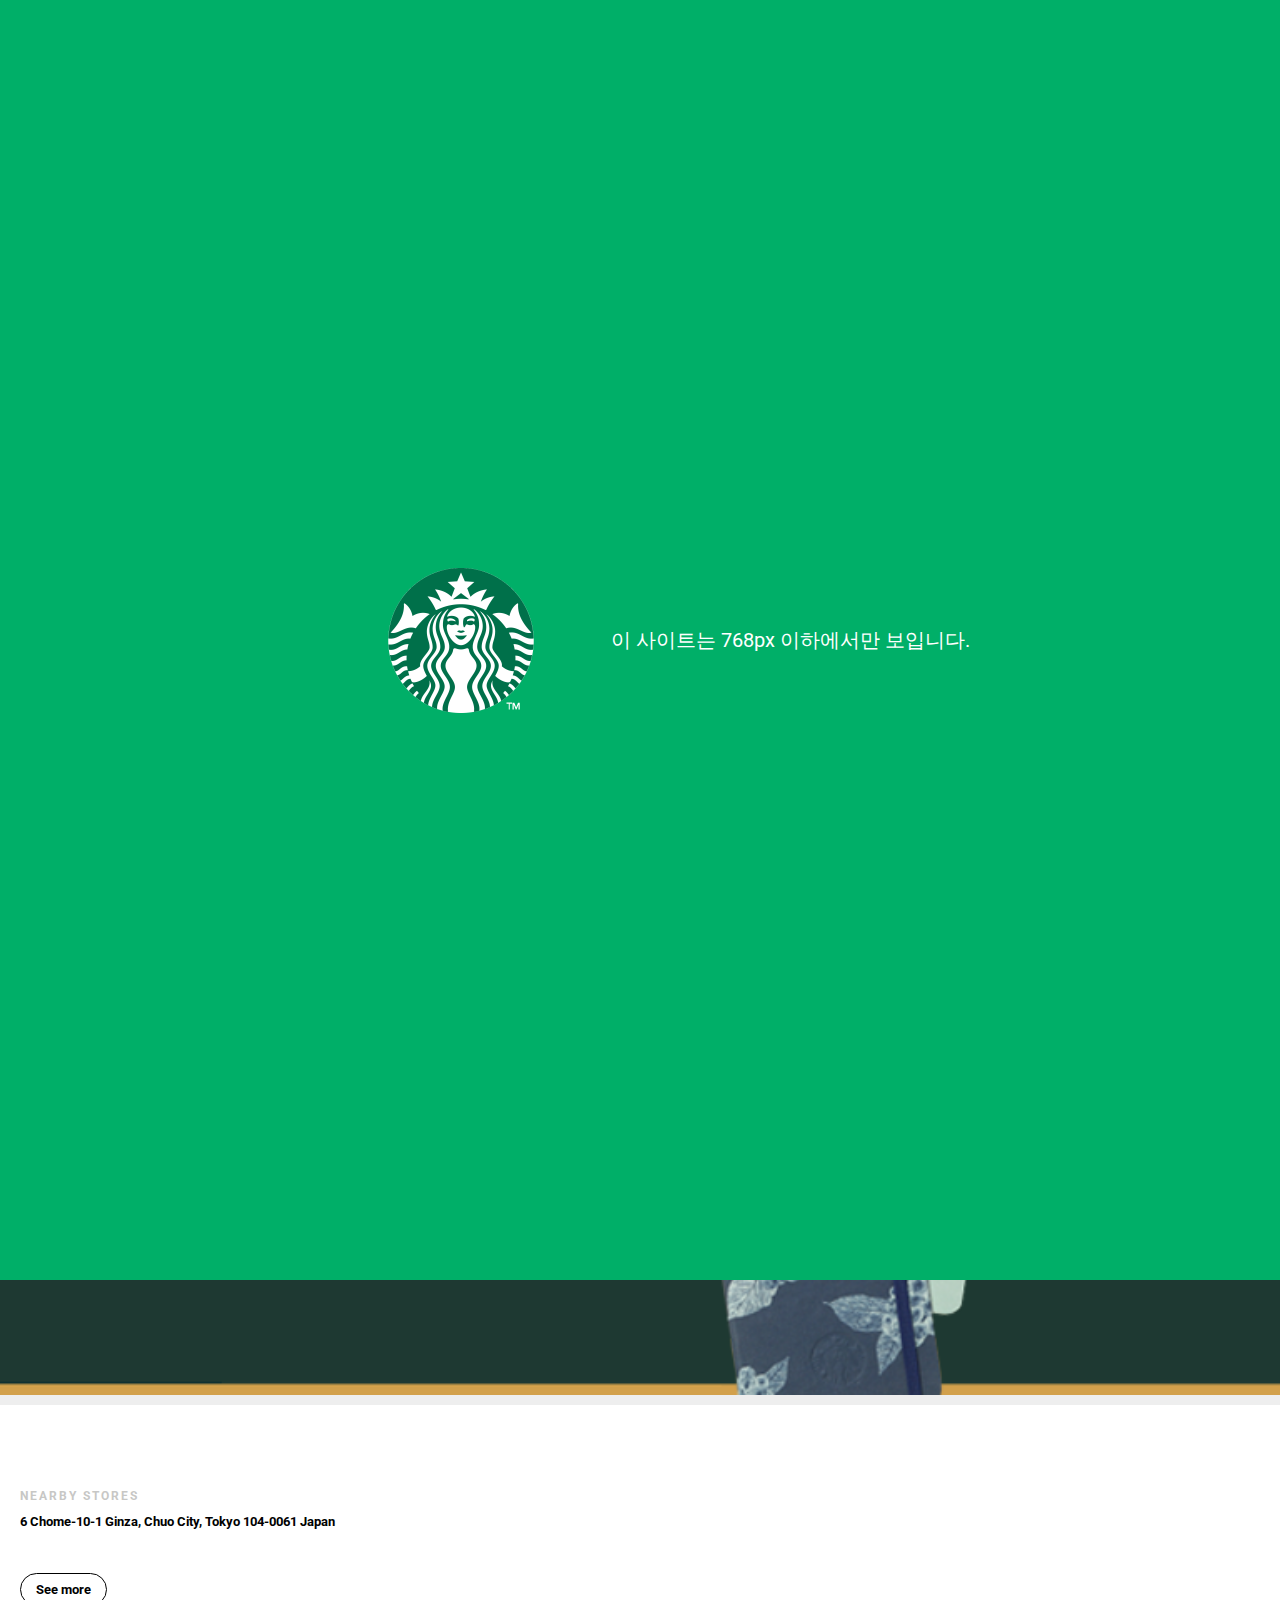
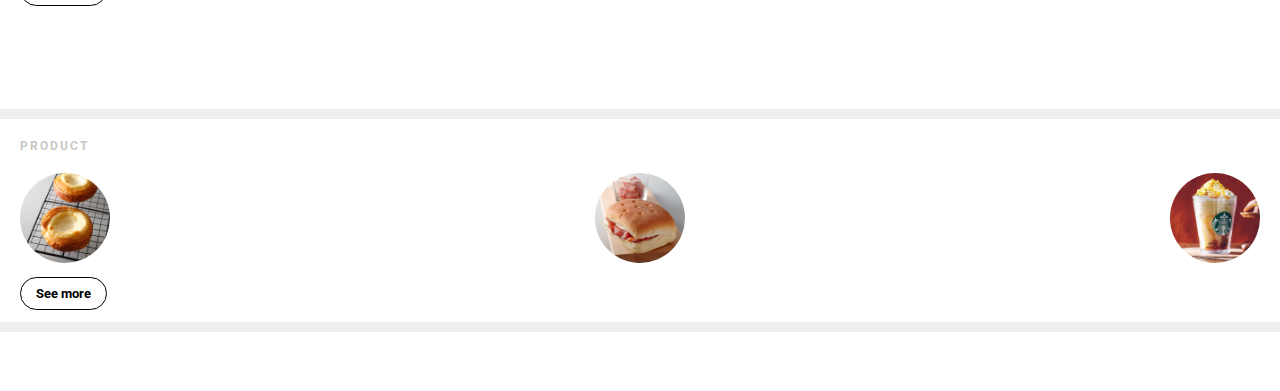
<file: index.html>
<!DOCTYPE html>
<html lang="en">
<head>
    <meta charset="UTF-8">
    <meta name="viewport" content="width=device-width, initial-scale=1.0">
    <title>Starbucks Coffee Japan - スターバックス コーヒー ジャパン</title>
    <link rel="stylesheet" href="https://use.fontawesome.com/releases/v5.7.0/css/all.css">
    <link rel="stylesheet" href="css/style.css">
    <link rel="stylesheet" href="css/slick.css">
    <link rel="shortcut icon" href="images/logo.ico">
    <script src="https://code.jquery.com/jquery-1.12.4.min.js"></script>
    <script src="js/jquery-ui.min.js"></script>
    <script src="js/slick.min.js"></script>
    <script src="js/skroll.js"></script>

</head>
<body>
    <div id="wrap">
        <section id="container">
            <div id="content" class="mainContent">
                <header id="header">
                    <div class="row">
                        <div class="hello">
                            <h1>
                                <!-- welcome문 -->Good Afternoon!
                            </h1>
                        </div>
                        <div class="header_nav">
                            <div class="header_noti">
                                <a href="#"><i class="far fa-square"></i>eTickets</a>
                                <a href="#"><i class="fas fa-envelope"></i>Inbox</a>
                            </div>
                            <div class="header_set">
                                <a href="#">
                                    <i class="fas fa-cog"></i><span class="blind">셋팅</span>
                                </a>
                            </div>
                        </div>
                    </div>
                </header>

                <div id="index_content">
                    <!-- <div class="reward">
                        <span>STARBUCKS® REWARDS</span>
                        <div class="reward_counter">
                            <h2>17.0 /<p> 250</p></h2>
                            <p><strong>233.0</strong> Until Gold Star</p>
                        </div>
                        <div class="reward_btn">
                            <a href="reward.html">See more</a>
                        </div>
                    </div> -->

                    <div class="rewards_bf">
                        <span>STARBUCKS® REWARDS</span>
                        <div class="rewards_bf_container">
                            <div class="rewards_bf_content">
                                <h2>Have a cup, Get Rewards.</h2>
                                <h5>Register your Starbucks Card<br>
                                to get started.</h5>
                                <p>Activate your card on the app now.</p>
                                <div class="rewards_bf_btn">
                                    <a href="rewardsbf.html">See more</a>
                                </div>
                            </div>
                            <div class="rewards_bf_img">
                                <img src="images/img_rewards2020.png" alt="">
                            </div>
                        </div>
                    </div>
    
                    <div class="mobileOrder">
                        <span>MOBILE ORDER & PAY</span>
                        <div class="mobile_container">
                            <div class="mobile_content">
                                <h2>Don't wait in line.<br>
                                    Just Pick up.
                                </h2>
                                <div class="mobile_btn">
                                    <a href="mobileOrder.html">Order now</a>
                                </div>
                            </div>
                            <div class="moblie_img">
                                <img src="images/img_mobile.png" alt="">
                            </div>
                        </div>
                    </div>
    
                    <div class="daily">
                       <div class="daily_container">
                            <span>What's new</span>
                            <h2>Daily<br>
                                Offering</h2>
                            <h3>DAIGAKU <strong>IMO</strong></h3>
                            <div class="daily_btn">
                                <a href="https://www.starbucks.co.jp/cafe/daigakuimo/?nid=wh_08_pc">See more</a>
                            </div>
                       </div>
                    </div>
    
                    <div class="notebook">
                        <div class="notebook_container">
                            <span>STARBUCKS® ORIGINAL DESIGN</span>
                            <h2>Moleskine Diary<br>
                                Present</h2>
                            <div class="notebook_btn">
                                <a href="https://www.starbucks.co.jp/youkou/rewards_notebook/?nid=wh_07_sp">See more</a>
                            </div>
                        </div>
                    </div>
    
                    <div class="nearbystore">
                        <div class="nearby_container">
                            <div class="nearby_content">
                                <span>NEARBY STORES</span>
                                <h5>6 Chome-10-1 Ginza, Chuo City, Tokyo 104-0061 Japan</h5>
                                <div class="nearbystore_btn">
                                    <a href="#">See more</a>
                                </div>
                            </div>
                            <div class="nearby_map">
                                <iframe src="https://www.google.com/maps/embed?pb=!1m18!1m12!1m3!1d3241.29839188401!2d139.76253341561167!3d35.6696540382136!2m3!1f0!2f0!3f0!3m2!1i1024!2i768!4f13.1!3m3!1m2!1s0x60188be65225f723%3A0x12d9a0d03be901a9!2sStarbucks%20Coffee%20Ginza%20Six!5e0!3m2!1sko!2skr!4v1603442373766!5m2!1sko!2skr" width="600" height="450" frameborder="0" style="border:0;" allowfullscreen="" aria-hidden="false" tabindex="0"></iframe>
                            </div>
                        </div>
                    </div>
    
                    <div class="product">
                        <div class="product_container">
                            <span>PRODUCT</span>
                            <div class="product_img">
                                <a href="#"><img src="images/img_p1.jpg" alt=""></a>
                                <a href="#"><img src="images/img_p2.jpg" alt=""></a>
                                <a href="#"><img src="images/img_p3.jpg" alt=""></a>
                            </div>
                            <div class="product_btn">
                                <a href="#">See more</a>
                            </div>
                        </div>
                    </div>
                </div>
            </div>
            
            <!-- <div class="chargePage_btn">
                <a href="#">￥ on card</a>
            </div> -->

            <div class="joinPage_btn">
                <a href="joinPage1.html">Join Rewards</a>
            </div>

            <div class="loginPage_btn">
                <a href="login.html">Sign in</a>
            </div>

        </section>

        <footer id="footer">
            <div id="quickMenu">
                <div class="row">
                    <div class="home icon">
                        <a href="main.html">
                            <i class="far fa-star"></i>
                            <span>Home</span>
                        </a>
                    </div>
                    <div class="pay icon">
                        <a href="pay.html">
                            <i class="far fa-credit-card"></i>
                            <span>Pay</span>
                        </a>
                    </div>
                    <div class="store icon">
                        <a href="map.html">
                            <i class="fas fa-store-alt"></i>
                            <span>Stores</span>
                        </a>
                    </div>
                    <div class="order icon">
                        <a href="mobileOrder.html">
                            <i class="fas fa-mug-hot"></i>
                            <span>Order</span>
                        </a>
                    </div>
                    <div class="egift icon">
                        <a href="egift.html">
                            <i class="fas fa-gift"></i>
                            <span>eGift</span>
                        </a>
                    </div>
                </div>
            </div>
        </footer>

    </div>

    <div id="onlyMobile">
        <img src="images/logo.png" alt="">
        이 사이트는 768px 이하에서만 보입니다.
    </div>

    <script src="js/starbucks.js"></script>
    <!-- <script>
    // welcome문
    var today = new Date();
    var hourNow = today.getHours();
    var greeting;
    if ( hourNow > 18 ) {
        greeting = 'Good Evening!'
    } else if ( hourNow > 12 ) {
        greeting = 'Good Afternoon!'
    } else if ( hourNow > 0 ) {
        greeting = 'Good Morning!'
    }
    document.write('<div class="hello"><h1>'+ greeting + '</h1></div>')
    </script> -->
</body>
</html>
</file>
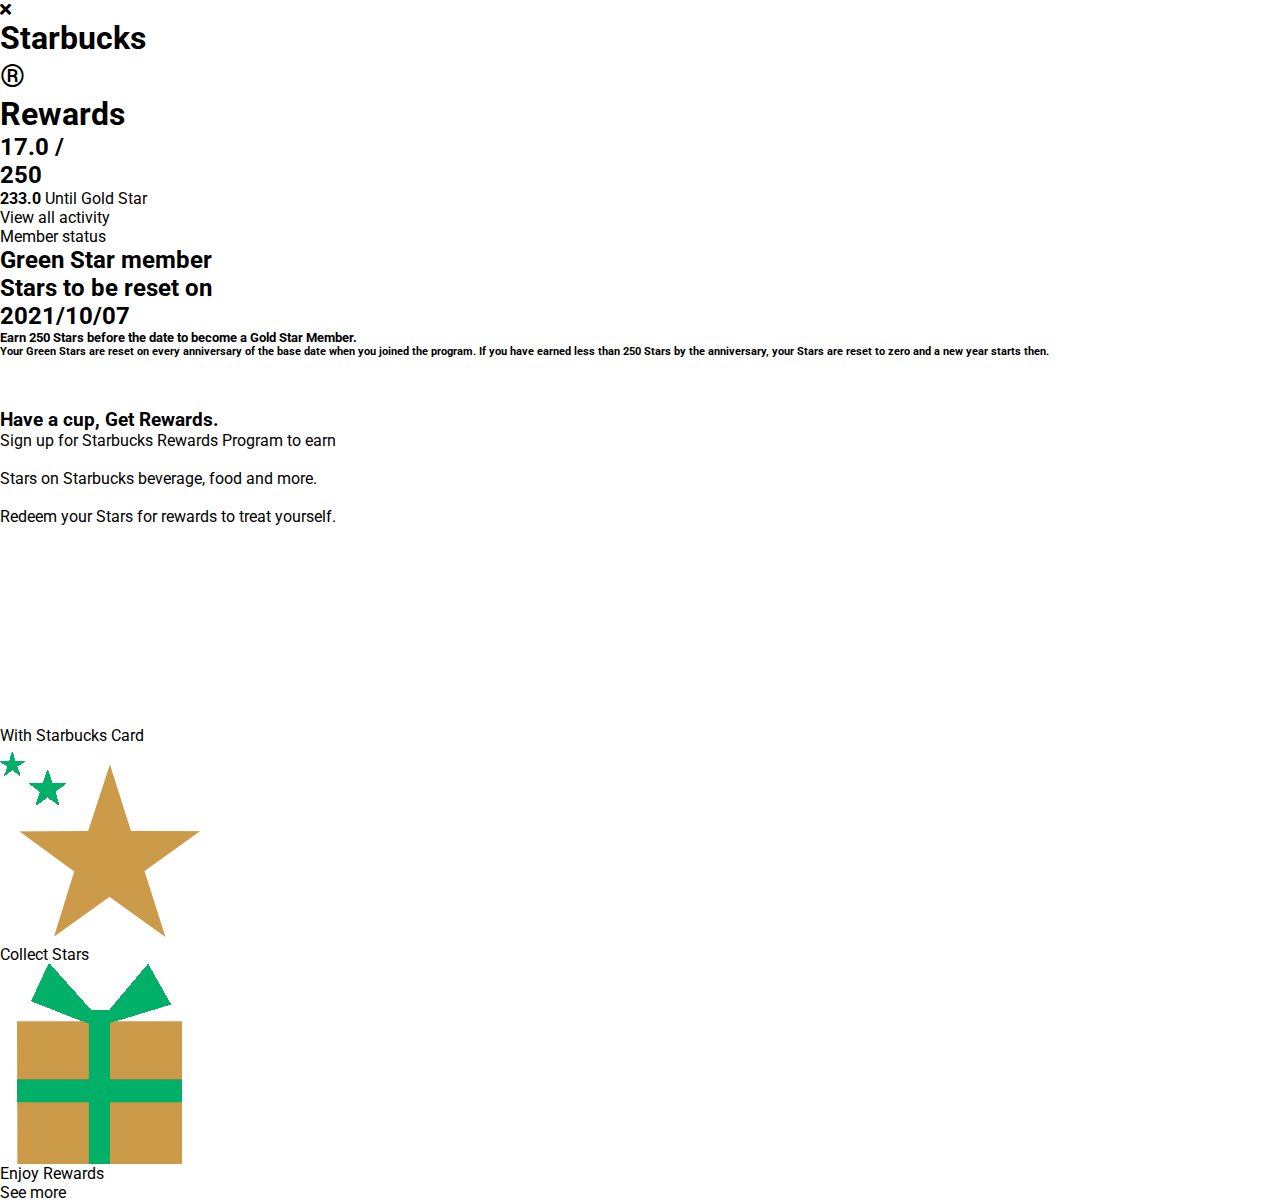
<file: reward.html>
<!DOCTYPE html>
<html lang="ko">
<head>
    <meta charset="UTF-8">
    <meta name="viewport" content="width=device-width, initial-scale=1.0">
    <title>Starbucks Coffee Japan - スターバックス コーヒー ジャパン</title>
    <link rel="stylesheet" href="https://use.fontawesome.com/releases/v5.7.0/css/all.css">
    <link rel="stylesheet" href="css/style.css">
    <script src="https://code.jquery.com/jquery-1.12.4.min.js"></script>
</head>
<body>
    <div id="wrap">
        <header id="reward_header">
            <div class="row">
                <div class="close_btn">
                    <a href="index.html"><i class="fas fa-times"></i></a>
                </div>
                <h1>Starbucks<p>®</p> Rewards</h1>
            </div>
        </header>
        
        <div class="reward_detail">
            <div class="reward_counter_detail">
                <h2>17.0 /<p> 250</p></h2>
                <p><strong>233.0</strong> Until Gold Star</p>
                <div class="reward_btn">
                    <a href="#">View all activity</a>
                </div>
            </div>

            <div class="member_status">
                <span>Member status</span>
                <div class="member_content">
                    <h2>Green Star member<br>
                        Stars to be reset on<br>
                        2021/10/07
                    </h2>
                    <h5>Earn 250 Stars before the date to become a Gold Star Member.</h5>
                    <h6>Your Green Stars are reset on every anniversary of the base date when you joined the program. If you have earned less than 250 Stars by the anniversary, your Stars are reset to zero and a new year starts then.</h6>
                </div>
            </div>

            <div class="reward_more">
                <img src="images/logo_rewards.png" alt="">
                <div class="reward_more_content">
                    <h3>Have a cup, Get Rewards.</h3>
                    <p>Sign up for Starbucks Rewards Program to earn</p><br>
                    <p>Stars on Starbucks beverage, food and more.</p><br>
                    <p>Redeem your Stars for rewards to treat yourself.</p>
                </div>
                <div class="reward_img">
                    <div>
                        <img src="images/rewards1.png" alt="">
                        <p>With Starbucks Card</p>
                    </div>
                    <div>
                        <img src="images/rewards2.png" alt="">
                        <p>Collect Stars</p>
                    </div>
                    <div>
                        <img src="images/rewards3.png" alt="">
                        <p>Enjoy Rewards</p>
                    </div>
                </div>
                <div class="reward_more_btn">
                    <a href="#">See more</a>
                </div>
            </div>
        </div>
    </div>

    <script src="js/starbucks.js"></script>
</body>
</html>
</file>
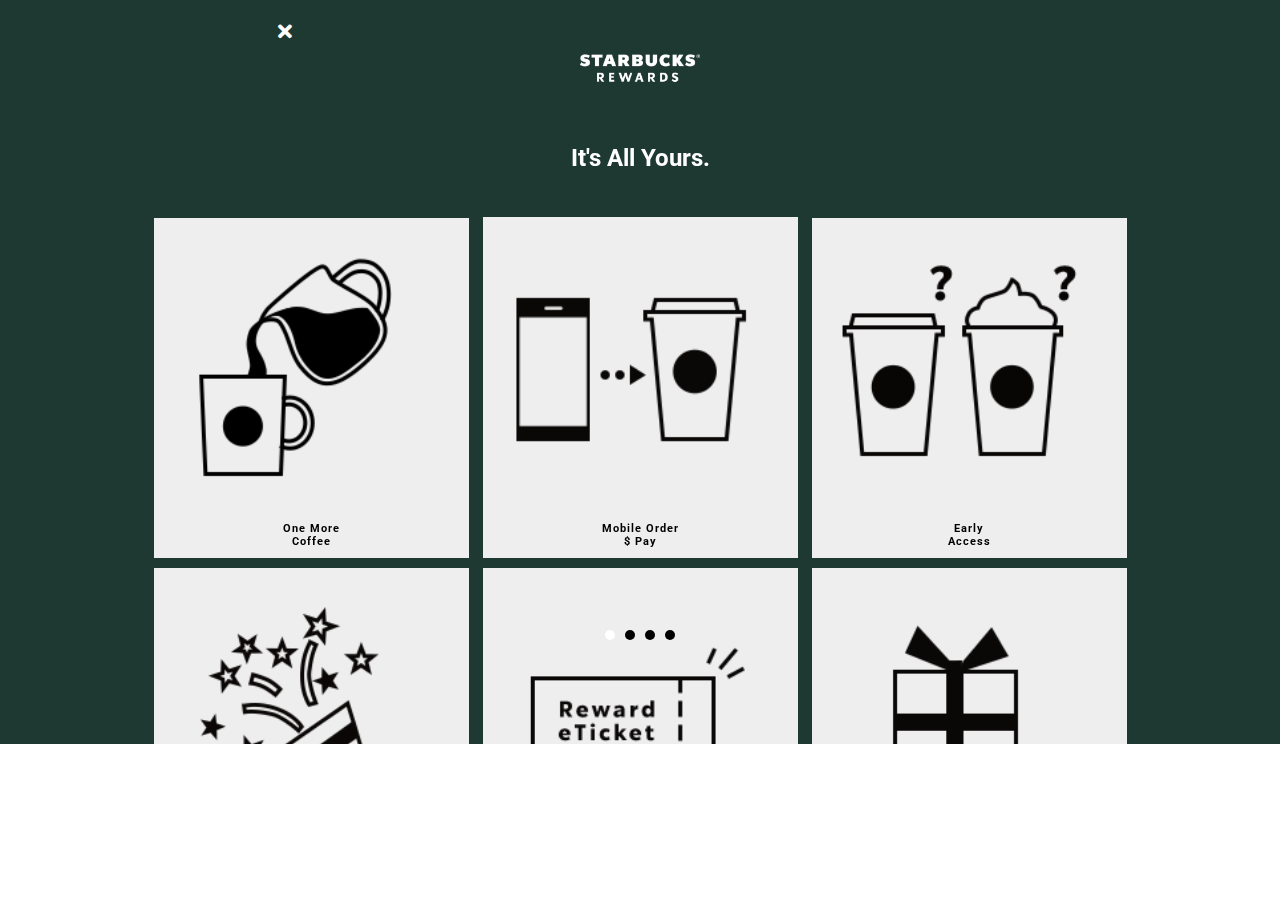
<file: rewardsbf.html>
<!DOCTYPE html>
<html lang="ko">
<head>
    <meta charset="UTF-8">
    <meta name="viewport" content="width=device-width, initial-scale=1.0">
    <title>Starbucks Coffee Japan - スターバックス コーヒー ジャパン</title>
    <link rel="stylesheet" href="https://use.fontawesome.com/releases/v5.7.0/css/all.css">
    <link rel="stylesheet" href="css/style.css">
    <link rel="stylesheet" href="css/slick.css">
    <link rel="shortcut icon" href="images/logo.ico">
    <script src="https://code.jquery.com/jquery-1.12.4.min.js"></script>
    <script src="js/jquery-ui.min.js"></script>
    <script src="js/slick.min.js"></script>
    <script src="js/skroll.js"></script>
</head>
<body>
    <div id="wrap">
        <div class="rewardsbf_container">
            <header id="rewardsbf_header">
                <div class="row">
                    <div class="close_btn">
                        <a href="index.html"><i class="fas fa-times"></i></a>
                    </div>
                    <h1><img src="images/logo_rewards.png" alt=""></h1>
                </div>
            </header>
            
            <div class="rewardsOuter">
                <div class="rewardsInner">
                    <div class="rewards_p1 rewards_p">
                        <h2>It's All Yours.</h2>
                            <ul class="rewardsbf_list">
                                <li>
                                    <img src="images/img_yours1.png" alt="">
                                    <p>One More<br>Coffee</p>
                                </li>
                                <li>
                                    <img src="images/img_yours5.png" alt="">
                                    <p>Mobile Order<br>$ Pay</p>
                                </li>
                                <li>
                                    <img src="images/img_yours4.png" alt="">
                                    <p>Early<br>Access</p>
                                </li>
                                <li>
                                    <img src="images/img_yours3.png" alt="">
                                    <p>Surprise<br>Gift</p>
                                </li>
                                <li>
                                    <img src="images/img_yours2.png" alt="">
                                    <p>Reward<br>eTicket</p>
                                </li>
                                <li>
                                    <img src="images/img_yours6.png" alt="">
                                    <p>Exclusive Gift<br>for Gold Star</p>
                                </li>
                            </ul>
                    </div>
        
                    <div class="rewards_p2 rewards_p">
                        <h2>With Starbucks Card</h2>
                        <span>Shopping is easy on our offical app.</span>
                        <div class="rewardsbf2_content">
                            <div class="rewardsbf2_sp">
                                <img src="images/img_phone.png" alt="">
                                <p>Activate a new<br>Starbucks Card<br>on our official<br>app</p>
                            </div>
                            <div class="rewardsbf2_sp">
                                <img src="images/img_card.png" alt="">
                                <p>Use a<br>registered<br>Starbucks Card</p>
                            </div>
                        </div>
                        <div class="rewardsbf2_bg"></div>
                    </div>
        
                    <div class="rewards_p3 rewards_p">
                       <h2>Collect Stars</h2>
                        <div class="rewardsbf3_content">
                            <span>Earn a Star for every 54 yen of your purchase (tax included).</span>
                            <img src="images/img_stars1.png" alt="">
                            <span>Earn 250 Green Stars and become Gold Star Member.</span>
                            <img src="images/img_stars2.png" alt="">
                        </div>
                    </div>
    
                    <div class="rewards_p4 rewards_p">
                        <h2>Enjoy Rewards</h2>
                        <div class="rewardsbf4_content">
                            <span>150 Gold Stars are redeemable for a Reward eTicket.</span>
                            <img src="images/rewards_bg2.jpg" alt="">
                            <p>You can redeem a Reward eTicket for your favorite<br>
                            item of beverage, food or coffee bean.</p>
                        </div>
                    </div>
                </div>
            </div>
        </div>
    </div>

    <script src="js/starbucks.js"></script>
    <script>
        $('.rewardsInner').slick({
        autoplay:true,
        dots:true,
        autoplaySpeed:3500,
        slidesToShow:1,
        slidesToScroll:1,
        pauseOnHover:true,
        pauseOnDotsHover:true,
        pauseOnFocus:true,
        draggable:true,
        fade:false,
        arrows:false,
    })
    </script>
</body>
</html>
</file>
<file: css/style.css>
@charset "utf-8";
@import url('https://fonts.googleapis.com/css2?family=Roboto&display=swap');

* { padding: 0; margin: 0; box-sizing: border-box; }
a { color: inherit; text-decoration: none; }
img { vertical-align: middle; }
ul, ol { list-style-type: none; }
.blind { position: absolute; 
    text-indent: -9999999px;
    width: 0; height: 0; 
    overflow: hidden; }
body { font-family: 'Roboto'; }



/* 모바일 전용 디자인 */
#onlyMobile { position: fixed; 
    width: 100vw; 
    height: 100vw; 
    top: 0;
    background:  #00af68;
    color: #fff;
    font-size: 20px; 
    z-index: 9999999999;
    display: flex; 
    align-items: center; 
    justify-content: center; }
#onlyMobile img { width: 300px; }

@media screen and (max-width:768px) {
    #onlyMobile { display: none; }
}


/* 헤더구역 고정시키기 */
#header { height: 95px;
    box-shadow: 0 5px 15px rgba(0, 0, 0, 0.15); }
#header.on { position: fixed; 
    top: 0; left: 0; right: 0; 
    z-index: 999999; }
#header .row { max-width: 768px; 
    margin: 0 auto; 
    background: #fff;
    padding: 0 20px; }
#header .hello { padding: 10px 0 5px 0; font-size: 20px; }
#header .header_nav { display: flex; padding: 10px 0; }
#header .header_nav .header_noti { width: 98%; font-size: 13px; }
#header .header_nav .header_noti a { padding-right: 20px; }
#header .header_nav .header_noti i { padding-right: 10px; color: #00af68; }
#header .header_nav .header_set { width: 2%; font-size: 18px; }

/* 퀵메뉴 박스 처음부터 fixed */
#footer { margin-bottom: 59px; }
#quickMenu { position: fixed;
    bottom: 0; right: 0; left: 0; 
    height: 59px; z-index: 999999; 
    background: #fff;
    color: #999; }
#quickMenu .row { display: flex; max-width: 768px; 
    margin: 0 auto;
    justify-content: space-between;
    padding: 10px; 
    text-align: center;  }
#quickMenu .icon { padding: 0 10px;}
#quickMenu .icon i { display: block; 
    font-size: 20px; }
#quickMenu .icon span { font-size: 12px; }
#quickMenu .icon:hover, 
#quickMenu .icon.current { color: #00af68; }




/* reward */
.reward { background: #1e3932; 
    padding: 20px;
    margin-bottom: 10px; }
.reward span { color: #c7c7c5; 
    font-weight: bold; 
    font-size: 12px; 
    letter-spacing: 2px; }
.reward .reward_counter { display: flex; 
    padding: 10px 0; 
    position: relative;}
.reward .reward_counter h2 { color: #fff; 
    font-size: 35px; 
    width: 50%; }
.reward .reward_counter h2 p { color: #00af68; 
    display: inline-block; 
    font-size: 17px; }
.reward .reward_counter > p { color: #00af68; 
    width: 50%;
    text-align: right;
    margin-top: 20px; }
.reward .reward_counter > p strong { color: #fff; }
.reward .reward_counter > p:after { position: absolute;
    content: ''; 
    top: 90%; left: 5px;
    width: 30%; height: 8px; 
    background: #000;
    border-radius: 5px; 
    padding-left: 20px; }
.reward .reward_btn { padding: 20px 0 10px; }
.reward .reward_btn a { padding: 8px 15px; 
    font-size: 13px;
    font-weight: bold;
    color: #fff;
    background: transparent; 
    border: 1px solid #fff; 
    border-radius: 50px;
    cursor: pointer; }


/* rewards_bf */
.rewards_bf { background: #1e3932; 
    padding: 20px;
    margin-bottom: 10px; }
.rewards_bf span { color: #c7c7c5; 
    font-weight: bold; 
    font-size: 12px; 
    letter-spacing: 2px; }
.rewards_bf_container { display: flex; }
.rewards_bf_content { width: 100%; 
    z-index: 999;}
.rewards_bf h2 { color: #fff; 
    font-size: 18px;  
    padding: 20px 0; 
    letter-spacing: 2px;
    font-weight: normal; }
.rewards_bf h5 { color: #fff; 
    font-weight: normal; }
.rewards_bf p { color: #fff;
    font-size: 10px; 
    padding: 10px 0; }
.rewards_bf .rewards_bf_btn { padding: 20px 0 10px; }
.rewards_bf .rewards_bf_btn a { padding: 8px 15px; 
    font-size: 13px;
    font-weight: bold;
    color: #1e3932;
    background: #fff;
    border: 1px solid #fff; 
    border-radius: 50px;
    cursor: pointer; }
.rewards_bf_img { width: 50%; 
    position: relative;}
.rewards_bf_img img { width: 150px; 
    position: absolute;
    top: 30px; right: 0; }


/* mobileOrder */
.mobileOrder { background: #2e2926; 
    padding: 20px; 
    margin-bottom: 10px; }
.mobile_container { display: flex; }
.mobileOrder span { color: #c7c7c5; 
    font-weight: bold; 
    font-size: 12px; 
    letter-spacing: 2px; }
.mobileOrder .mobile_content { 
    padding-top: 10px; 
    width: 100%; }
.mobileOrder .mobile_content h2 { color: #fff; 
    font-size: 25px; }

.mobileOrder .mobile_btn { padding-top:40px; }
.mobileOrder .mobile_btn a { padding: 8px 15px; 
    font-size: 13px;
    font-weight: bold;
    color: #2e2926;
    background: #fff; 
    border: 1px solid #fff; 
    border-radius: 50px;
    cursor: pointer; }

.mobileOrder .moblie_img { width: 50%; }
.mobileOrder .moblie_img img { width: 150px; }



/* daily */
.daily { background: url(../images/img_daily.jpg) no-repeat; 
    background-position: center;
    background-size: cover;
    width: 100%;
    margin-bottom: 10px; }
.daily .daily_container { width: 100%; height: 400px;
    padding: 80px 20px; }
.daily span { color: #fff; 
    font-weight: bold; 
    font-size: 12px; 
    letter-spacing: 2px; }
.daily h2 { color: #fff; 
    font-size: 25px; 
    font-weight: normal; 
    padding-top: 10px;}
.daily h3 { color: #fff; 
    font-size: 25px;
    letter-spacing: 2px;
    padding-top: 20px; }
.daily h3 strong { color: #9e104f; }
.daily .daily_btn { padding-top: 50px; }
.daily .daily_btn a { padding: 8px 15px; 
    font-size: 13px;
    font-weight: bold;
    color: #2e2926;
    background: #fff; 
    border: 1px solid #fff; 
    border-radius: 50px;
    cursor: pointer; }



/* notebook */
.notebook { background: url(../images/img_notebook.png) no-repeat; 
    background-position: center;
    background-size: cover;
    width: 100%; }
.notebook_container { width: 100%; height: 400px;
    padding: 100px 20px; }
.notebook span { color: #c7c7c5; 
    font-weight: bold; 
    font-size: 12px; 
    letter-spacing: 2px; }
.notebook h2 { color: #fff; 
    font-size: 25px;
    padding-top: 10px; }
.notebook .notebook_btn { padding-top: 30px; }
.notebook .notebook_btn a { padding: 8px 15px; 
    font-size: 13px;
    font-weight: bold;
    color: #2e2926;
    background: #fff; 
    border: 1px solid #fff; 
    border-radius: 50px;
    cursor: pointer; }



/* nearbystore */
.nearbystore { background: #eee; 
    padding: 10px 0; }
.nearby_container { background: #fff; display: flex;}
.nearby_content { width: 50%;
    padding: 80px 20px; }
.nearbystore span { color: #c7c7c5; 
    font-weight: bold; 
    font-size: 12px; 
    letter-spacing: 2px; }
.nearbystore h5 { padding-top: 10px; }
.nearby_map { width: 50%; }
.nearby_map iframe { width: 100%; height: 300px; }
.nearbystore .nearbystore_btn { padding-top: 50px;}
.nearbystore .nearbystore_btn a { padding: 8px 15px; 
    font-size: 13px;
    font-weight: bold;
    color: #000;
    background: #fff; 
    border: 1px solid #000; 
    border-radius: 50px;
    cursor: pointer; }



/* product */    
.product { background: #eee; padding-bottom: 10px;}
.product_container { background: #fff; padding: 20px; }
.product span { color: #c7c7c5; 
    font-weight: bold; 
    font-size: 12px; 
    letter-spacing: 2px;
    padding-bottom: 20px;
    display: block; }
.product_img { display: flex; 
    justify-content: space-between;
    align-items: center; }
.product_img img { 
    height: 90px; 
    width: 90px;
    border-radius: 50px; }
.product .product_btn { padding-top: 20px; }
.product .product_btn a { padding: 8px 15px; 
    font-size: 13px;
    font-weight: bold;
    color: #000;
    background: #fff; 
    border: 1px solid #000; 
    border-radius: 50px;
    cursor: pointer; }




/* chargePage_btn */
/* .chargePage_btn { position: fixed; 
    bottom: 80px; right: 10px; 
    z-index: 9999999; }
.chargePage_btn a { padding: 15px 10px; 
    font-size: 18px;
    color: #fff;
    background: #00af68;
    border-radius: 50px;
    cursor: pointer;
    box-shadow: 0 5px 15px rgba(0, 0, 0, 0.3); } */

/* joinPage_btn */
.joinPage_btn { position: fixed; 
    bottom: 80px; right: 10px; 
    z-index: 9999999; }
.joinPage_btn a { padding: 15px 10px; 
    font-size: 18px;
    color: #fff;
    background: #00af68;
    border-radius: 50px;
    cursor: pointer;
    box-shadow: 0 5px 15px rgba(0, 0, 0, 0.3); }


/* loginPage_btn */
.loginPage_btn { position: fixed; 
    bottom: 140px; right: 10px; 
    z-index: 9999999; }
.loginPage_btn a { padding: 10px 20px; 
    font-size: 18px;
    color: #000;
    background: #fff;
    border-radius: 50px;
    cursor: pointer;
    box-shadow: 0 5px 15px rgba(0, 0, 0, 0.3); }






/* 세부 페이지 reward.html */
/* .reward_container { background: #1e3932; }
#reward_header { height: 94px;
    box-shadow: 0 5px 15px rgba(0, 0, 0, 0.5); 
    background: #1e3932;}
#reward_header.on { position: fixed; 
    top: 0; left: 0; right: 0; 
    z-index: 999999; } 
#reward_header .row { max-width: 768px; 
    margin: 0 auto; 
    color: #fff;
    padding: 0 20px; }
#reward_header .close_btn { padding-top: 20px;
    padding-left: 2px;
    font-size: 20px; }
#reward_header h1 { padding: 10px 0;
    font-size: 25px;}
#reward_header h1 p { display: inline-block; 
    font-size: 10px; }
 
.reward_counter_detail { padding: 20px; }
.reward_counter_detail h2 { color: #fff; 
    font-size: 35px; }
.reward_counter_detail h2 p { color: #00af68; 
    display: inline-block; 
    font-size: 17px; }
.reward_counter_detail > p { color: #fff;
    margin-top: 10px; }
.reward_counter_detail > p:after { position: absolute;
    content: ''; 
    top: 200px; left: 20px;
    width: 80%; height: 20px; 
    border: 2px solid #00af68;
    background: #000;
    border-radius: 20px; 
    padding-left: 20px; }

.reward_counter_detail .reward_btn { padding: 70px 0 10px; }
.reward_counter_detail .reward_btn a { padding: 7px 15px; 
    font-size: 13px;
    color: #fff;
    background: transparent; 
    border: 1px solid #fff; 
    border-radius: 50px;
    cursor: pointer; }

.member_status { padding: 20px; }
.member_status span { color: #c7c7c5; 
    font-weight: bold; 
    font-size: 12px; 
    letter-spacing: 2px; }
.member_status h2 { color: #fff; 
    font-size: 25px; 
    font-weight: normal; 
    padding-top: 10px; }
.member_status h5 { color: #fff;
    font-size: 15px; 
    padding: 10px 0; 
    font-weight: normal; }
.member_status h6 { color: #c7c7c5;
    font-size: 10px; 
    font-weight: normal;}

.reward_more { text-align: center;
    padding: 50px 0;
    color: #fff; }
.reward_more > img { padding-top: 20px;
    width: 40%; }
.reward_more h3 { padding: 40px 0; }

.reward_more p { font-size: 14px;}

.reward_img { display: flex; 
    padding: 50px; }
.reward_img > div { width: 33.33%; }
.reward_img > div img { width: 70%; }
.reward_img > div p { padding-top: 10px;
    font-size: 10px; }


.reward_more_btn { padding: 10px 0 80px; }
.reward_more_btn a { padding: 8px 15px; 
    font-size: 13px;
    font-weight: bold;
    color: #fff;
    background: transparent; 
    border: 1px solid #fff; 
    border-radius: 50px;
    cursor: pointer; } */





/* 세부 페이지 rewardsbf.html */
.rewardsbf_container { background: #fff;
    height: 650px; }
#rewardsbf_header { height: 94px;
    box-shadow: 0 5px 15px rgba(0, 0, 0, 0.5); 
    background: #1e3932; }
#rewardsbf_header.on { position: fixed; 
    top: 0; left: 0; right: 0; 
    z-index: 999999; } 
#rewardsbf_header .row { max-width: 768px; 
    margin: 0 auto; 
    color: #fff;
    padding: 0 20px; }
#rewardsbf_header .close_btn { padding-top: 20px;
    padding-left: 2px;
    font-size: 20px; }
#rewardsbf_header h1 { text-align: center;}
#rewardsbf_header h1 img { padding: 8px 0;
    width: 120px; }
 


.rewards_p1 { text-align: center;
    background: #1e3932; 
    padding: 50px 0 210px; }
.rewards_p1 h2 { padding-bottom: 30px;
    color: #fff; }
.rewardsbf_list { padding: 10px 10px; }
.rewardsbf_list li { width: 25%;
    background: #eee; 
    display: inline-block;
    margin: 5px; }
.rewardsbf_list li img { width: 90%;
    padding-top: 10px; }
.rewardsbf_list li p { 
    font-size: 11px;
    letter-spacing: 1px; 
    font-weight: bold;
    padding: 10px 0;}
    
.rewards_p2 { color: #fff; 
    text-align: center; 
    background: #1e3932; 
    padding: 50px 0 150px; }
.rewards_p2 h2 { padding-bottom: 30px; }
.rewards_p2 span { font-size: 15px; }
.rewardsbf2_content { display: flex;
    padding: 0 20px; }
.rewardsbf2_sp { padding: 20px 0;
    width: 50%;
    display: flex; }
.rewardsbf2_sp img { width: 40% } 
.rewardsbf2_sp p { width: 100%; 
    padding: 35px 0 0 10px;
    font-size: 12px;
    text-align: left;
    color: #fff; }
.rewardsbf2_bg {background-image: url(../images/rewards_bg1.jpg);
    height: 200px; width: 100%;
    background-size: cover;
    background-repeat: no-repeat;
    background-position: center;
    margin-top: 10px; }
    
.rewards_p3 { color: #fff; 
    text-align: center; 
    background: #00af68; 
    padding-bottom: 130px; }
.rewards_p3 h2 { padding: 50px 0 30px; }
.rewards_p3 span { font-size: 15px; }
.rewards_p3 img { display: block; 
    margin: 0 auto;
    padding: 50px 0;
    width: 50%;}

.rewards_p4 { color: #fff; 
    text-align: center; 
    background: #d2a04a;
    padding-bottom: 160px; }
.rewards_p4 h2 { padding: 50px 0 30px; }
.rewards_p4 span { font-size: 15px;
    display: block;
    padding-bottom: 50px; }
.rewards_p4 img { margin: 0 auto;
    width: 50%;}
.rewards_p4 p { padding: 40px; 
    font-size: 15px;}



.rewardsOuter { position: relative;
    overflow: hidden; }
.rewardsOuter .slick-dots { position: absolute; 
    bottom: 100px; width: 100%;
    text-align: center; }
.rewardsOuter .slick-dots li { display: inline-block; }
.rewardsOuter .slick-dots li button {
    background: #000;
    border: none;
    height: 10px; width: 10px;
    border-radius: 50%; 
    text-indent: -99999px; 
    overflow: hidden; 
    margin: 0 5px;}
.rewardsOuter .slick-dots li.slick-active button { background: #fff; }
.rewardsInner { height: 650px;
    overflow: hidden; }






/* 세부 페이지 mobileOrder.html */
#mobileOrder_header { height: 123px;
    background: #fff; 
    box-shadow: 0 5px 15px rgba(0, 0, 0, 0.15); }

#mobileOrder_header.on { position: fixed; 
    top: 0; left: 0; right: 0; 
    z-index: 999999; } 
#mobileOrder_header .row { max-width: 768px; 
    margin: 0 auto; 
    padding: 0 20px; }
#mobileOrder_header .guide_btn { padding-top: 20px;
    text-align: right;
    font-size: 18px; 
    color: #00af68; }
#mobileOrder_header h1 { padding: 10px 0;
    font-size: 25px; }
#mobileOrder_header .mobileOrder_nav a { display: inline-block; 
    font-size: 15px; 
    padding: 0 10px 10px 10px; }
#mobileOrder_header .mobileOrder_nav a.current { 
    border-bottom: 2px solid #00af68; }



.mobileOrder_detail { background: #eee; }
.mobileOrder_list1 { margin-bottom: 10px; }
.mobileOrder_list1 , .mobileOrder_list2 a { padding: 20px;
    background: #fff; 
    border-bottom: 1px solid #ddd; }
.mobileOrder_list2 a { display: block;
    position: relative; }
.mobileOrder_list .depth1 i { color: #666;}
.mobileOrder_list .depth1 i:nth-child(1) { padding-right: 10px; }
.mobileOrder_list .depth1 i:nth-child(2) { position: absolute;
    right: 20px; }

.mobileOrder_total { text-align: right; 
    padding: 30px 20px; 
    font-size: 15px; }
.mobileOrder_total p { padding-bottom: 7px;
    color: #666;  }   
.mobileOrder_total span { color: #000; 
    font-size: 20px;
    font-weight: bold; 
    padding-bottom: 7px; }
.mobileOrder_total .deposit_btn { padding: 20px 0; }
.mobileOrder_total .deposit_btn a {
    padding: 7px 15px; 
    font-size: 13px;
    color: #00af68;
    background: transparent; 
    border: 1px solid #00af68; 
    border-radius: 50px;
    cursor: pointer; }


.mobileOrder_payment { text-align: center;
    padding: 30px 0; }
.mobileOrder_payment > a:nth-child(1) { color: #666; 
    text-decoration: underline;
    font-size: 13px; }
.mobileOrder_payment .nickname { color: #00af68; 
    padding-right: 20px;
    text-align: right;
    font-size: 15px; }
.mobileOrder_payment .payment_btn { padding: 40px 0; }
.mobileOrder_payment .payment_btn a { padding: 15px 100px; 
    font-size: 15px;
    color: #fff;
    background: #999; 
    border-radius: 50px;
    cursor: pointer; }


.mobileOrder_history { background: #eee;
    overflow: hidden; 
    height: 612px;}
.mobileOrder_history img { margin: 0 auto; 
    padding: 50px 0 20px;
    display: block;
    width: 30%;}
.mobileOrder_history > div { padding: 0 20px; }
.mobileOrder_history h5 { font-size: 15px; 
    padding-top: 20px; }
.mobileOrder_history p { font-size: 13px; 
    color: #666;
    padding: 20px 0;}
    
.mobile_order > div.on { display: block; }
.mobile_order > div { display: none; }

    

/* 세부 페이지 storeSelect.html */
#storeSelect_header { height: 123px;
    background: #fff; 
    box-shadow: 0 5px 15px rgba(0, 0, 0, 0.15); }
#storeSelect_header.on { position: fixed; 
    top: 0; left: 0; right: 0; 
    z-index: 999999; } 
#storeSelect_header .row { max-width: 768px; 
    margin: 0 auto; 
    padding: 0 20px; }
#storeSelect_header .prev_btn { padding-top: 18px;
    padding-left: 2px;
    font-size: 20px; }
#storeSelect_header h1 { padding: 10px 0;
    font-size: 25px; }
#storeSelect_header .storeSelect_nav a { display: inline-block; 
    font-size: 15px; 
    padding: 0 10px 10px 10px; }
#storeSelect_header .storeSelect_nav a.current { 
    border-bottom: 2px solid #00af68; }

.map_storeselect iframe { width:100%; height:500px; margin:0px auto 30px; display:block }
.nearby_storeselect { background: #eee;
    overflow: hidden; 
    height: 500px; }
.nearby_storeselect h3 { text-align: center;
    padding: 200px 0;
    font-weight: normal;
    font-size: 18px;
    color: #666; }

.store_select > div.on { display: block; }
.store_select > div { display: none; }




/* 세부 페이지 map.html */
#content { position: relative;}
#map_header { height: 90px;
    padding: 52px 0 10px;
    background: #fff; 
    box-shadow: 0 5px 15px rgba(0, 0, 0, 0.15); }
#map_header .row { max-width: 768px; 
    margin: 0 auto; 
    padding: 0 20px;
    display: flex; }
#map_header h1 { width: 100%; }
#map_header a { text-align: right;
    font-size: 22px;
    color: #666; }

.mapSearch { position: fixed;
    bottom: 60px; right: 10px; }
.mapSearch a { color: #666;
    width: 40px;
    height: 40px;
    font-size: 20px;
    background: #fff;
    border-radius: 50px;
    display: block;
    padding: 9px;
    margin-bottom: 10px;
    box-shadow: 0 5px 15px rgba(0, 0, 0, 0.3); }
.mapContent iframe { width:100%; height:500px; margin:0px auto 30px; display:block }





/* 세부 페이지 login.html */
#login_header { height: 94px;
    box-shadow: 0 5px 15px rgba(0, 0, 0, 0.3); }
#login_header.on { position: fixed; 
    top: 0; left: 0; right: 0; 
    z-index: 999999; } 
#login_header .row { max-width: 768px; 
    margin: 0 auto; 
    background: #fff; 
    color: #000;
    padding: 0 20px; }
#login_header .close_btn { padding-top: 20px;
    padding-left: 2px;
    font-size: 20px; }
#login_header h1 { padding: 10px 0;
    font-size: 25px;}
#login_header h1 p { display: inline-block; 
    font-size: 10px; }


.loginContent { background: #fcfcfc; }
fieldset { border: none; padding: 20px; }
legend { display: none }

#login_box p { margin: 15px; 
    position: relative;}
#login_box label { display: inline-block; 
    width: 100px; 
    height: 30px;
    vertical-align: middle; 
    line-height: 30px; 
    color: #666; 
    font-size: 14px;}
#login_box input { display: block; 
    border: none;
    border-bottom: 1.5px solid #ddd;
    background: #fcfcfc;
    width: 100%; 
    height: 30px; 
    line-height: 30px; }
#login_box p i { position: absolute;
    top: 35px; right: 10px; 
    color: #666; }
#login_box input:hover { border-bottom: 1.5px solid #00af68;
    transition: all 0.5s; }

.login_more { padding: 20px; }
.login_more a { color: #666;
    text-decoration: underline;
    font-size: 13px; }
.login_more p { color: #333;
    font-size: 13px;
    padding-top: 20px;}



/* login_btn */
.login_btn { position: fixed; 
    bottom: 80px; right: 10px; 
    z-index: 9999999; }
.login_btn button { padding: 15px 20px; 
    font-size: 18px;
    color: #fff;
    background: #999; 
    border-radius: 50px;
    cursor: pointer;
    border: none;
    box-shadow: 0 5px 15px rgba(0, 0, 0, 0.3); }



/* 세부 페이지 joinPage1.html, joinPage2.html */
.joinPageContent { background: #fcfcfc; }
#join_header { height: 94px;
    box-shadow: 0 5px 15px rgba(0, 0, 0, 0.5); 
    background: #fff; 
    position: relative; }
#join_header.on { position: fixed; 
    top: 0; left: 0; right: 0; 
    z-index: 999999; } 
#join_header .row { max-width: 768px; 
    margin: 0 auto; 
    color: #000;
    padding: 0 20px; }
#join_header .prev_btn { padding-top: 20px;
    padding-left: 2px;
    font-size: 20px; }
#join_header h1 { padding: 10px 0;
    font-size: 25px;
    display: inline-block; }
#join_header h1 p { display: inline-block; 
    font-size: 10px; }
#join_header span { float: right;
    display: block;
    font-size: 15px; 
    position: absolute;
    bottom: 15px; right: 20px; }

#join_box h3 { font-size: 18px; 
    padding: 10px 0; }
#join_box span { font-size: 13px;
    color: #666; 
    display: block;
    padding-bottom: 20px; }
#join_box p { margin: 15px; 
    position: relative; }

#join_box label { display: inline-block; 
    width: 100px; 
    height: 30px;
    vertical-align: middle; 
    line-height: 30px; 
    color: #666; 
    font-size: 14px; }
#join_box input { display: block; 
    border: none;
    border-bottom: 1.5px solid #ddd;
    background: #fcfcfc;
    width: 100%; 
    height: 30px; 
    line-height: 30px; }
#join_box input:hover { border-bottom: 1.5px solid #00af68;
    transition: all 0.5s; }

.join_more { text-align: center;
    padding-top: 20px; }
.join_more a { color: #d7ad79; 
    text-decoration: underline;
    font-size: 13px; }
.join_more p { font-size: 13px;
    padding: 10px; }
.join_more input { margin-right: 5px; }

/* join_btn */
.join_btn { padding: 40px 0; 
    text-align: center; }
.join_btn a { padding: 15px 100px; 
    font-size: 15px;
    color: #fff;
    background: #999; 
    border-radius: 50px;
    cursor: pointer; }
.join_btn:hover a { background: #00af68;
    transition: all 0.5s; }


/* 세부 페이지 welcome.html */
.welcomeContent { background: #1e3932; }
#welcome_header { height: 94px;
    box-shadow: 0 5px 15px rgba(0, 0, 0, 0.5); 
    background: #1e3932; 
    position: relative; }
#welcome_header.on { position: fixed; 
    top: 0; left: 0; right: 0; 
    z-index: 999999; } 
#welcome_header .row { max-width: 768px; 
    margin: 0 auto; 
    color: #000;
    padding: 0 20px; }
#welcome_header .prev_btn { padding-top: 20px;
    padding-left: 2px;
    color: #fff;
    font-size: 20px; }
#welcome_header h1 { padding: 10px 0;
    font-size: 25px;
    color: #fff;
    display: inline-block; }
#welcome_header h1 p { display: inline-block; 
    font-size: 10px; }
#welcome_header span { float: right;
    color: #fff;
    display: block;
    font-size: 15px; 
    position: absolute;
    bottom: 15px; right: 20px; }

#welcome_box { padding: 30px 20px 20px; 
    text-align: center; }
#welcome_box h2 img { width: 50%;
    padding: 20px 0; }
#welcome_box span { font-size: 13px;
    color: #fff;
    display: block;
    padding-bottom: 15px; }
#welcome_box span:nth-of-type(1) { text-align: center; }

#welcome_box h4 { font-size: 18px; 
    padding: 20px 0 8px; 
    color: #00af68; }
#welcome_box > a { text-decoration: underline;
    color: #fff;
    display: block;
    font-size: 13px;
    padding: 10px 0; } 


#welcome_box h3 { font-size: 20px; 
    padding: 40px 0 10px; 
    color: #fff; }
#welcome_box span a { color: #d7ad79; 
    text-decoration: underline; }

.welcome_btn { padding: 20px 0 60px; 
    text-align: center; }
.welcome_btn a { padding: 10px 40px; 
    font-size: 15px;
    color: #fff;
    border: 2px solid #fff;
    background: transparent; 
    border-radius: 50px;
    cursor: pointer; }
.welcome_btn:hover a { background: #fff;
    color: #1e3932;
    transition: all 0.5s; }




/* 세부 페이지 pay.html */
.payContent { background: #fff; }
#pay_header { height: 94px;
    box-shadow: 0 5px 15px rgba(0, 0, 0, 0.2); 
    background: #fff; 
    position: relative; }
#pay_header.on { position: fixed; 
    top: 0; left: 0; right: 0; 
    z-index: 999999; } 
#pay_header .row { max-width: 768px; 
    margin: 0 auto; 
    color: #000;
    padding: 0 20px; }
#pay_header .payAdd_btn { padding-top: 20px;
    text-align: right;
    font-size: 18px; 
    color: #00af68; }
#pay_header h1 { padding: 10px 0;
    font-size: 25px;
    color: #000;
    display: inline-block; }




.best_card { padding: 20px; }
.best_card h3 { display: inline-block; 
    font-size: 25px; }
.best_card p { display: block; 
    text-align: right; 
    font-size: 12px; 
    float: right; 
    padding-bottom: 5px;}
.best_card p a { display: block; 
    color: #00af68; 
    font-size: 15px; }
.best_card a img {
    width: 100%; }



.card_btn { padding: 20px 0 60px; 
    text-align: center; }
.card_btn a { padding: 6px 16px; 
    float: left;
    font-size: 15px;
    font-weight: bold;
    color: #00af68;
    border: 1px solid #00af68;
    background: transparent; 
    border-radius: 50px;
    cursor: pointer; }

.other_card { padding: 20px 10px 400px; }
.other_card h5 { color: #666;
    padding: 10px;}
.card_list li { display: block; 
    width: 50%; 
    padding: 5px; 
    float: left; }
.card_list li p { text-align: right;
    padding-right: 5px;
    padding-bottom: 5px;
    color: #00af68;
    font-size: 15px; }
.card_list a > img { width: 100%; }


/* 세부 페이지 egift.html */
#egift_header { height: 123px;
    background: #fff; 
    box-shadow: 0 5px 15px rgba(0, 0, 0, 0.15); }

#egift_header.on { position: fixed; 
    top: 0; left: 0; right: 0; 
    z-index: 999999; } 
#egift_header .row { max-width: 768px; 
    margin: 0 auto; 
    padding: 0 20px; }
#egift_header .guide_btn { padding-top: 20px;
    text-align: right;
    font-size: 18px; 
    color: #00af68; }
#egift_header h1 { padding: 10px 0;
    font-size: 25px; }
#egift_header .egift_nav a { display: inline-block; 
    font-size: 15px; 
    padding: 0 10px 10px 10px; }
#egift_header .egift_nav a.current { 
    border-bottom: 2px solid #00af68; }

.egift_banner { background: #eee; }
.egift_banner img { width: 100%; }
.egift_banner h3 { padding: 30px 0;
    font-size: 15px;
    font-weight: normal;
    color: #666;
    text-align: center; }
.egift_list .depth1 li { padding: 20px; 
    border-bottom: 1px solid #ddd; }
.egift_list .depth1 img { border-radius: 50%;
    width: 70px;
    height: 70px; }
.egift_list .egift_text { display: inline-block;
    padding-left: 10px; 
    vertical-align: middle; 
    position: relative;}
.egift_text p { color: #666;
    padding-bottom: 5px;
    font-size: 15px;}
.egift_text h4 { padding-left: 2px;}
.egift_list i { font-size: 20px;
    color: #666; 
    position: absolute;
    right: 20px; 
    padding: 30px 0;}



.egift_preserved { background: #eee; 
    height: 580px;
    overflow: hidden; }
.egift_preserved img { width: 50%; 
    padding: 50px 0 20px; 
    display: block;
    margin: 0 auto; }
.egift_preserved > div { padding: 0 20px; }
.egift_preserved h5 { font-size: 15px;
    padding-top: 20px; }
.egift_preserved p { font-size: 13px; 
    color: #666;
    padding: 20px 0;}

.egift_history { background: #eee; 
    height: 580px;
    overflow: hidden; }
.egift_history img { width: 100%; 
    padding-bottom: 20px; 
    display: block;
    margin: 0 auto; }
.egift_history > div { padding: 0 20px; }
.egift_history h5 { font-size: 15px;
    padding-top: 20px; }
.egift_history p { font-size: 13px; 
    color: #666;
    padding: 20px 0;}


.egift_order > div.on { display: block; }
.egift_order > div { display: none; }
</file>
